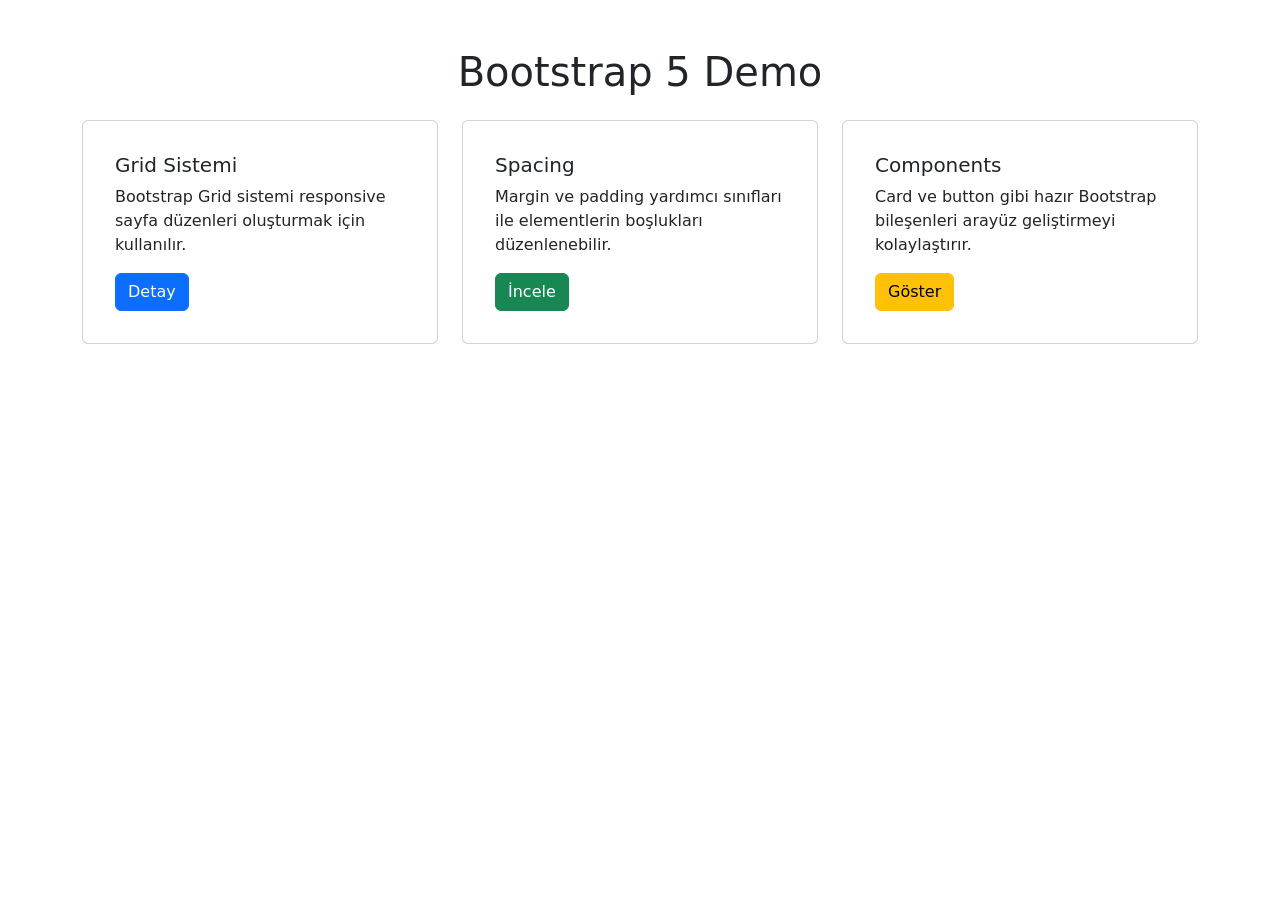
<file: bootstrap-demo/index.html>
<!DOCTYPE html>
<html lang="tr">
<head>
    <meta charset="UTF-8">
    <meta name="viewport" content="width=device-width, initial-scale=1.0">

    <title>Bootstrap 5 Demo</title>

    <link
        href="https://cdn.jsdelivr.net/npm/bootstrap@5.3.3/dist/css/bootstrap.min.css"
        rel="stylesheet"
    >
</head>

<body>

<div class="container py-5">

    <h1 class="text-center mb-4">Bootstrap 5 Demo</h1>

    <div class="row g-4">

        <div class="col-12 col-md-6 col-lg-4">
            <div class="card p-3 h-100">
                <div class="card-body">
                    <h5 class="card-title">Grid Sistemi</h5>
                    <p class="card-text">
                        Bootstrap Grid sistemi responsive sayfa düzenleri
                        oluşturmak için kullanılır.
                    </p>
                    <button class="btn btn-primary">Detay</button>
                </div>
            </div>
        </div>

        <div class="col-12 col-md-6 col-lg-4">
            <div class="card p-3 h-100">
                <div class="card-body">
                    <h5 class="card-title">Spacing</h5>
                    <p class="card-text">
                        Margin ve padding yardımcı sınıfları ile
                        elementlerin boşlukları düzenlenebilir.
                    </p>
                    <button class="btn btn-success">İncele</button>
                </div>
            </div>
        </div>

        <div class="col-12 col-md-6 col-lg-4">
            <div class="card p-3 h-100">
                <div class="card-body">
                    <h5 class="card-title">Components</h5>
                    <p class="card-text">
                        Card ve button gibi hazır Bootstrap bileşenleri
                        arayüz geliştirmeyi kolaylaştırır.
                    </p>
                    <button class="btn btn-warning">Göster</button>
                </div>
            </div>
        </div>

    </div>

</div>

<script
    src="https://cdn.jsdelivr.net/npm/bootstrap@5.3.3/dist/js/bootstrap.bundle.min.js">
</script>

</body>
</html>
</file>
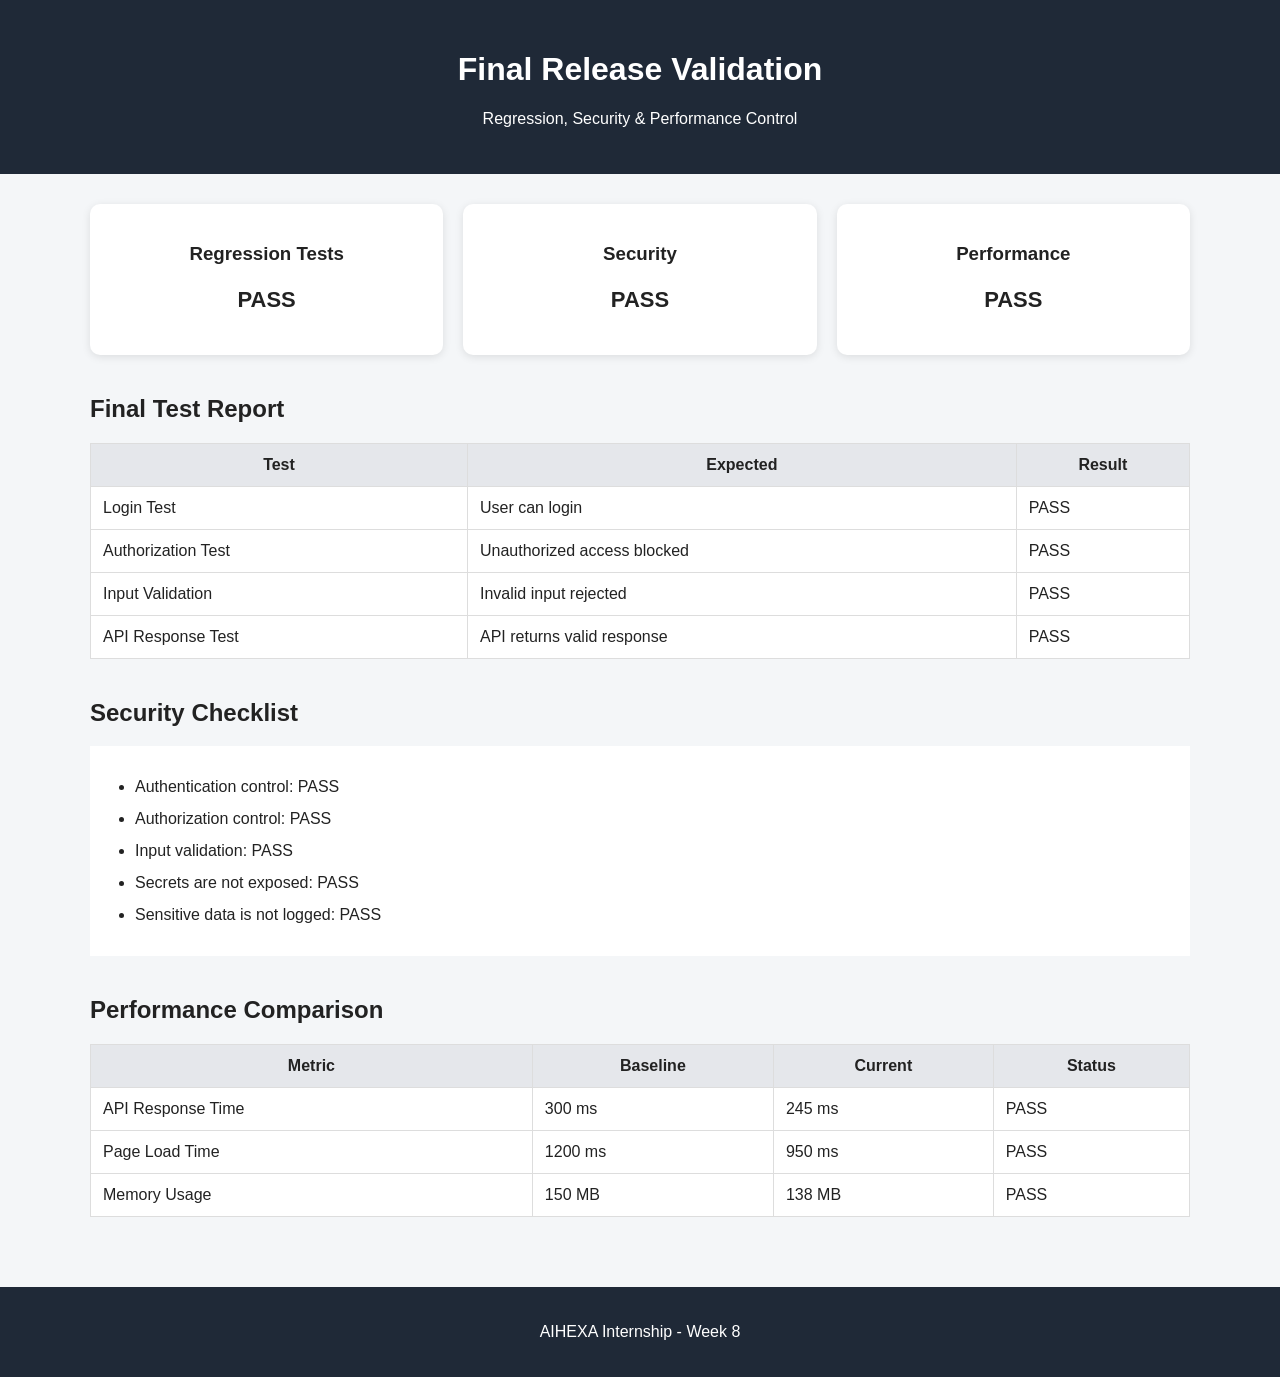
<file: final-validation-demo/index.html>
<!DOCTYPE html>
<html lang="tr">
<head>
    <meta charset="UTF-8">
    <meta name="viewport" content="width=device-width, initial-scale=1.0">
    <title>Final Release Validation</title>
    <link rel="stylesheet" href="style.css">
</head>

<body>

<header>
    <h1>Final Release Validation</h1>
    <p>Regression, Security & Performance Control</p>
</header>

<main>

    <section class="summary">

        <div class="card">
            <h3>Regression Tests</h3>
            <p id="testResult">Checking...</p>
        </div>

        <div class="card">
            <h3>Security</h3>
            <p id="securityResult">Checking...</p>
        </div>

        <div class="card">
            <h3>Performance</h3>
            <p id="performanceResult">Checking...</p>
        </div>

    </section>

    <section>
        <h2>Final Test Report</h2>

        <table>
            <thead>
            <tr>
                <th>Test</th>
                <th>Expected</th>
                <th>Result</th>
            </tr>
            </thead>

            <tbody id="testTable"></tbody>
        </table>
    </section>

    <section>
        <h2>Security Checklist</h2>
        <ul id="securityList"></ul>
    </section>

    <section>
        <h2>Performance Comparison</h2>

        <table>
            <thead>
            <tr>
                <th>Metric</th>
                <th>Baseline</th>
                <th>Current</th>
                <th>Status</th>
            </tr>
            </thead>

            <tbody id="performanceTable"></tbody>
        </table>
    </section>

</main>

<footer>
    <p>AIHEXA Internship - Week 8</p>
</footer>

<script src="app.js"></script>

</body>
</html>
</file>
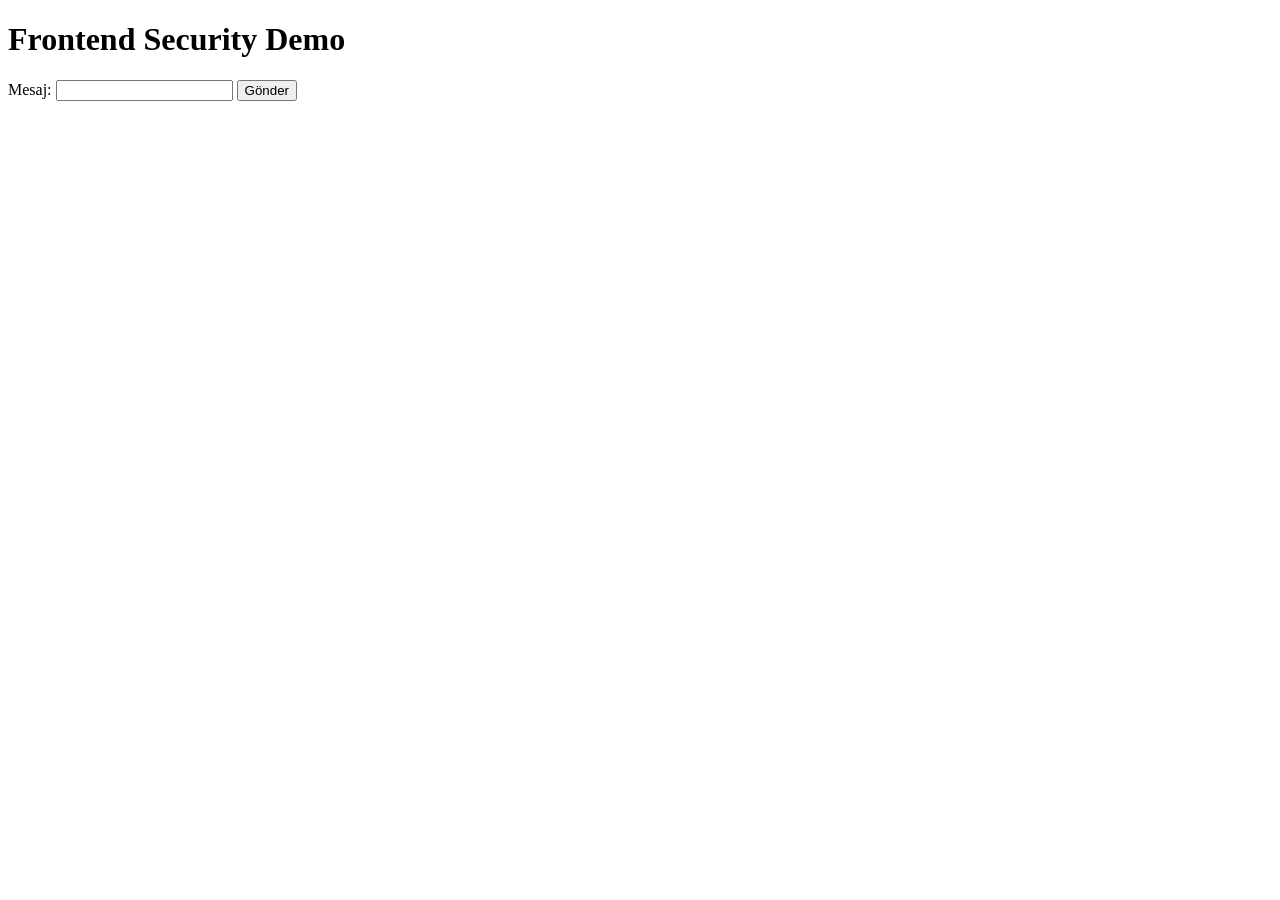
<file: frontend-security-demo/index.html>
<!DOCTYPE html>
<html lang="tr">
<head>
    <meta charset="UTF-8">
    <meta name="viewport" content="width=device-width, initial-scale=1.0">
    <title>Frontend Security Demo</title>
</head>

<body>

    <h1>Frontend Security Demo</h1>

    <form id="messageForm">
        <label for="message">Mesaj:</label>

        <input
            type="text"
            id="message"
            maxlength="100"
            required
        >

        <button type="submit">Gönder</button>
    </form>

    <p id="result"></p>

    <script src="app.js"></script>
</body>
</html>
</file>
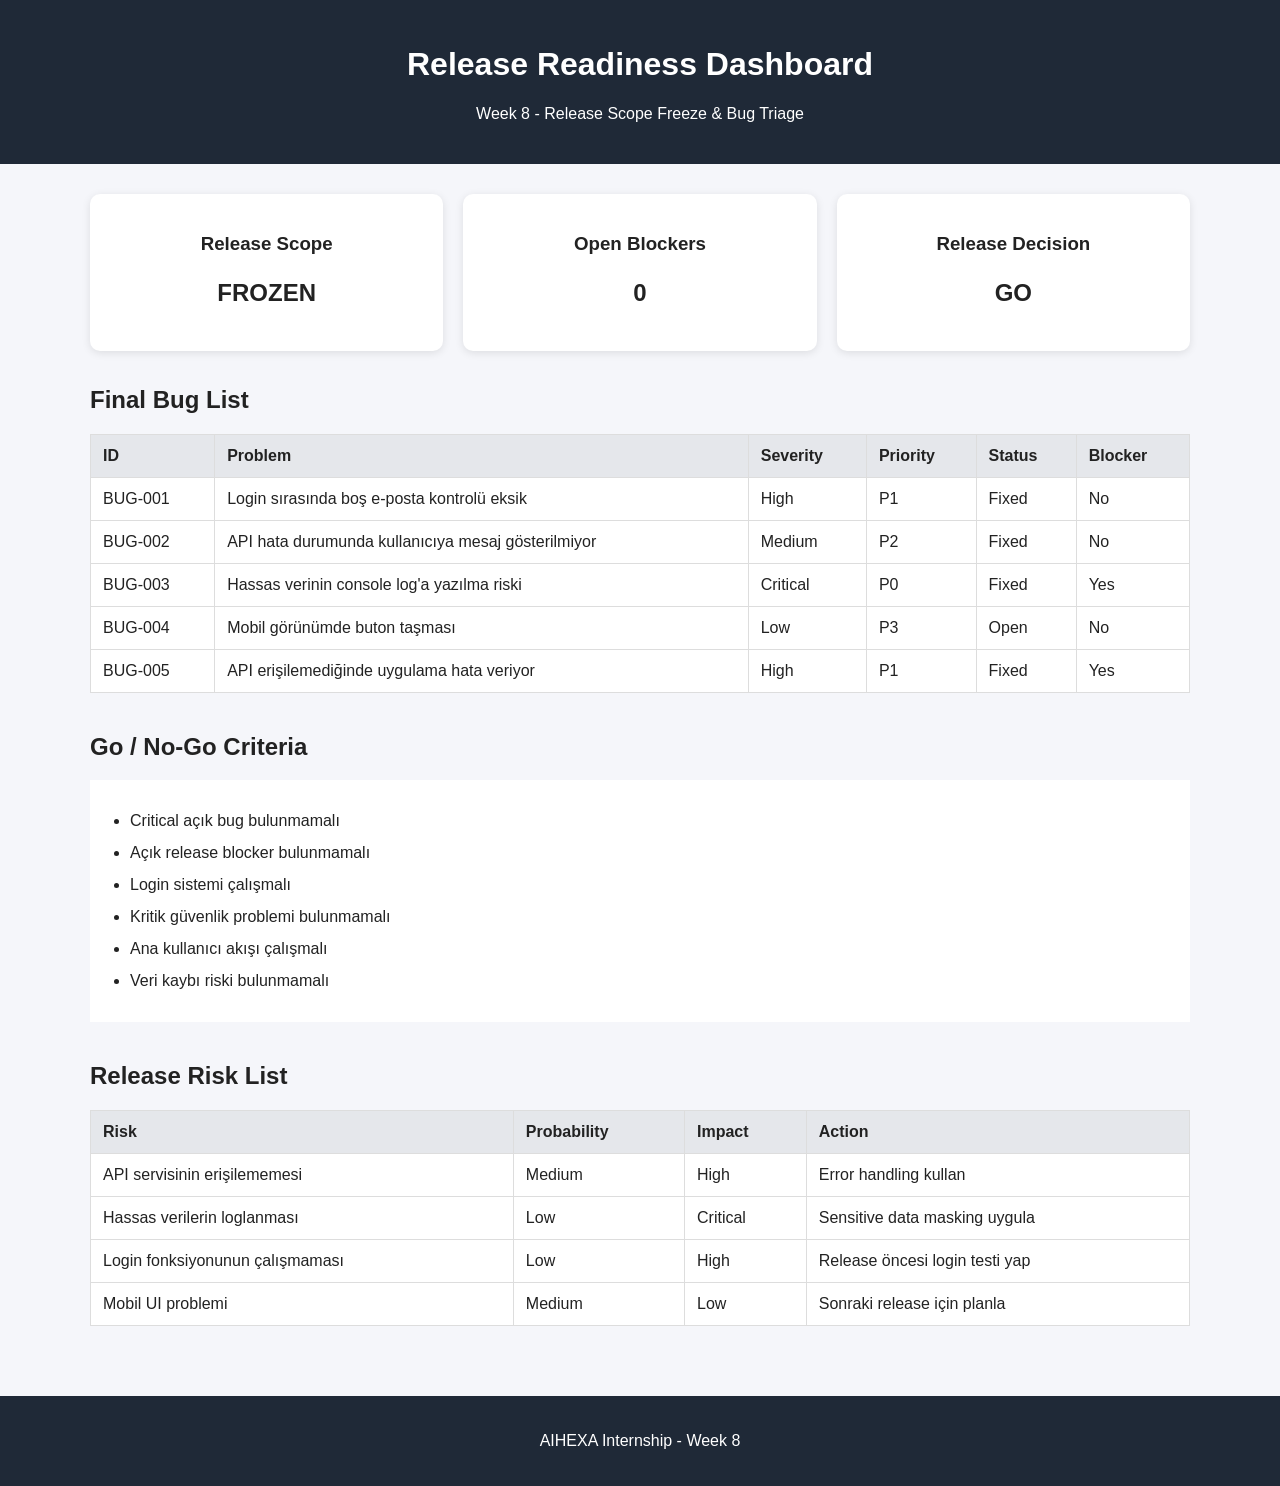
<file: release-readiness-demo/index.html>
<!DOCTYPE html>
<html lang="tr">
<head>
    <meta charset="UTF-8">
    <meta name="viewport" content="width=device-width, initial-scale=1.0">
    <title>Release Readiness Dashboard</title>
    <link rel="stylesheet" href="style.css">
</head>

<body>

<header>
    <h1>Release Readiness Dashboard</h1>
    <p>Week 8 - Release Scope Freeze & Bug Triage</p>
</header>

<main>

    <section class="summary">

        <div class="card">
            <h3>Release Scope</h3>
            <p id="scopeStatus">FROZEN</p>
        </div>

        <div class="card">
            <h3>Open Blockers</h3>
            <p id="blockerCount">0</p>
        </div>

        <div class="card">
            <h3>Release Decision</h3>
            <p id="releaseDecision">Checking...</p>
        </div>

    </section>


    <section>

        <h2>Final Bug List</h2>

        <table>
            <thead>
            <tr>
                <th>ID</th>
                <th>Problem</th>
                <th>Severity</th>
                <th>Priority</th>
                <th>Status</th>
                <th>Blocker</th>
            </tr>
            </thead>

            <tbody id="bugTable"></tbody>

        </table>

    </section>


    <section>

        <h2>Go / No-Go Criteria</h2>

        <ul id="criteriaList"></ul>

    </section>


    <section>

        <h2>Release Risk List</h2>

        <table>
            <thead>
            <tr>
                <th>Risk</th>
                <th>Probability</th>
                <th>Impact</th>
                <th>Action</th>
            </tr>
            </thead>

            <tbody id="riskTable"></tbody>

        </table>

    </section>

</main>

<footer>
    <p>AIHEXA Internship - Week 8</p>
</footer>

<script src="app.js"></script>

</body>
</html>
</file>
<file: final-validation-demo/style.css>
body {
    margin: 0;
    font-family: Arial, sans-serif;
    background: #f4f6f8;
    color: #222;
}

header {
    text-align: center;
    padding: 30px;
    background: #1f2937;
    color: white;
}

main {
    max-width: 1100px;
    margin: auto;
    padding: 30px;
}

.summary {
    display: flex;
    gap: 20px;
    margin-bottom: 40px;
}

.card {
    flex: 1;
    background: white;
    padding: 20px;
    text-align: center;
    border-radius: 10px;
    box-shadow: 0 2px 8px rgba(0, 0, 0, 0.1);
}

.card p {
    font-size: 22px;
    font-weight: bold;
}

section {
    margin-bottom: 40px;
}

table {
    width: 100%;
    border-collapse: collapse;
    background: white;
}

th,
td {
    border: 1px solid #ddd;
    padding: 12px;
}

th {
    background: #e5e7eb;
}

ul {
    background: white;
    padding: 25px 45px;
    line-height: 2;
}

footer {
    text-align: center;
    padding: 20px;
    background: #1f2937;
    color: white;
}

/* Responsive kontrol */

@media (max-width: 700px) {

    .summary {
        flex-direction: column;
    }

    main {
        padding: 15px;
    }

    table {
        font-size: 13px;
    }
}
</file>
<file: release-readiness-demo/style.css>
body {
    font-family: Arial, sans-serif;
    margin: 0;
    background: #f5f6fa;
    color: #222;
}

header {
    background: #1f2937;
    color: white;
    padding: 25px;
    text-align: center;
}

main {
    max-width: 1100px;
    margin: auto;
    padding: 30px;
}

.summary {
    display: flex;
    gap: 20px;
    margin-bottom: 35px;
}

.card {
    flex: 1;
    background: white;
    padding: 20px;
    border-radius: 10px;
    text-align: center;
    box-shadow: 0 2px 8px rgba(0, 0, 0, 0.1);
}

.card p {
    font-size: 24px;
    font-weight: bold;
}

section {
    margin-bottom: 40px;
}

table {
    width: 100%;
    border-collapse: collapse;
    background: white;
}

th,
td {
    padding: 12px;
    border: 1px solid #ddd;
    text-align: left;
}

th {
    background: #e5e7eb;
}

ul {
    background: white;
    padding: 25px 40px;
    line-height: 2;
}

footer {
    text-align: center;
    padding: 20px;
    background: #1f2937;
    color: white;
}
</file>
